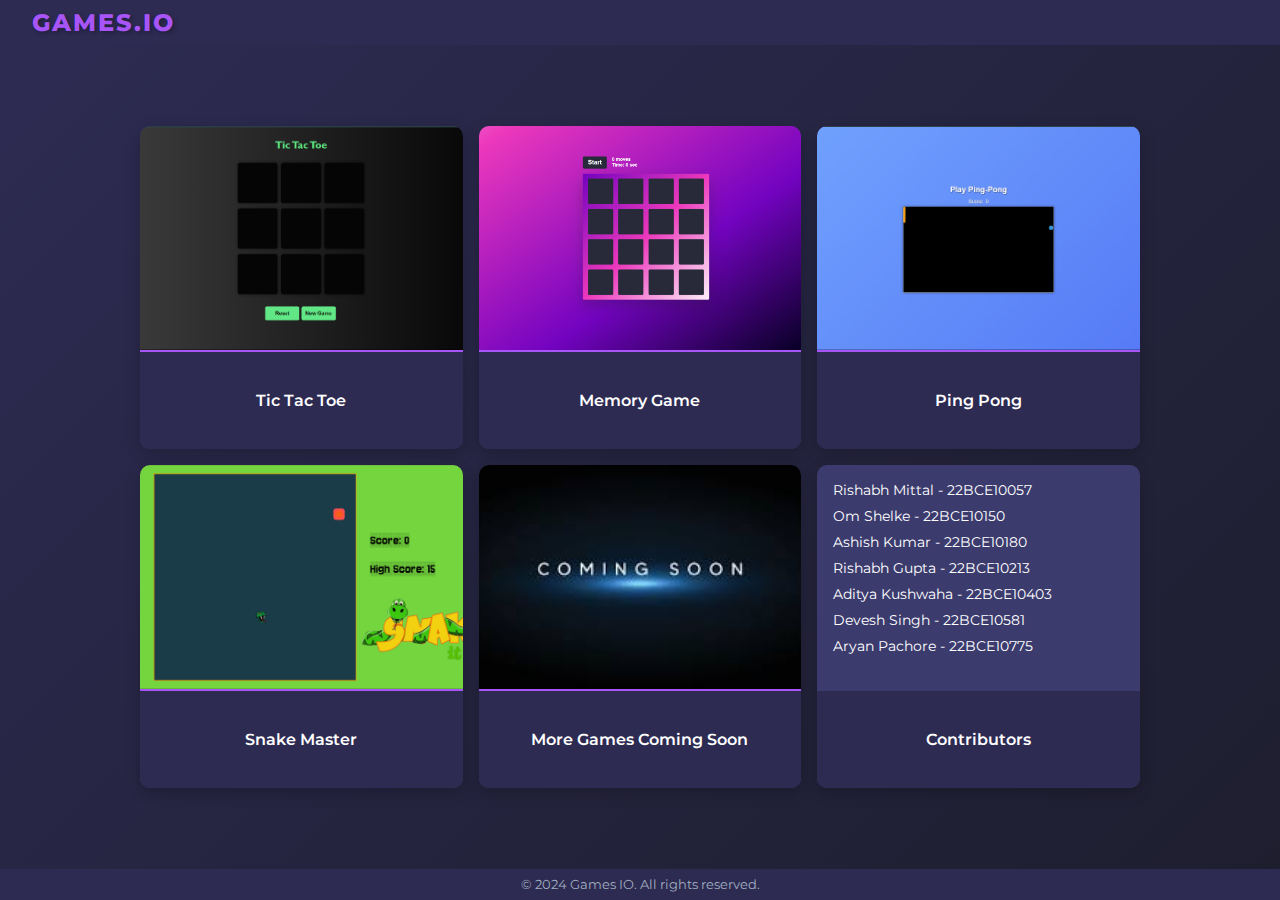
<file: index.html>
<!DOCTYPE html>
<html lang="en">
  <head>
    <meta charset="UTF-8" />
    <meta name="viewport" content="width=device-width, initial-scale=1.0" />
    <title>Games IO</title>
    <style>
      * {
        margin: 0;
        padding: 0;
        box-sizing: border-box;
        font-family: "Montserrat", sans-serif;
      }
      body,
      html {
        height: 100%;
        overflow: hidden;
      }
      body {
        background-color: #1e1e2f;
        color: #fff;
        display: flex;
        flex-direction: column;
      }
      header {
        background-color: #2d2b52;
        padding: 0.5rem 2rem;
        display: flex;
        justify-content: space-between;
        align-items: center;
        box-shadow: 0 2px 10px rgba(0, 0, 0, 0.2);
      }
      .logo {
        font-size: 1.5rem;
        font-weight: 800;
        color: #a855f7;
        text-transform: uppercase;
        letter-spacing: 2px;
        text-shadow: 2px 2px 4px rgba(0, 0, 0, 0.3);
      }
      nav a {
        color: #fff;
        text-decoration: none;
        margin-left: 1rem;
        font-weight: 600;
        transition: color 0.3s;
        font-size: 0.9rem;
      }
      nav a:hover {
        color: #a855f7;
      }
      main {
        flex-grow: 1;
        display: flex;
        justify-content: center;
        align-items: center;
        padding: 1rem;
        background: linear-gradient(135deg, #2d2b52 0%, #1e1e2f 100%);
        overflow: auto;
      }
      .game-grid {
        display: grid;
        grid-template-columns: repeat(3, 1fr);
        gap: 1rem;
        max-width: 1000px;
        width: 100%;
        > a {
          text-decoration: none;
        }
      }
      .game-card,
      .contributors-card {
        background-color: #3c3b6e;
        border-radius: 10px;
        overflow: hidden;
        transition: transform 0.3s, box-shadow 0.3s;
        box-shadow: 0 5px 15px rgba(0, 0, 0, 0.2);
        aspect-ratio: 1 / 1;
        display: flex;
        flex-direction: column;
      }
      .game-card:hover,
      .contributors-card:hover {
        transform: translateY(-5px);
        box-shadow: 0 10px 20px rgba(168, 85, 247, 0.3);
      }
      .game-card img {
        width: 100%;
        height: 70%;
        object-fit: cover;
        border-bottom: 2px solid #a855f7;
      }
      .game-card h3,
      .contributors-card h3 {
        padding: 0.8rem;
        font-size: 1rem;
        text-align: center;
        background-color: #2d2b52;
        color: #fff;
        font-weight: 600;
        flex-grow: 1;
        display: flex;
        align-items: center;
        justify-content: center;
      }
      .contributors-list {
        height: 70%;
        overflow-y: auto;
        padding: 1rem;
        display: flex;
        flex-direction: column;
        justify-content: flex-start;
      }
      .contributors-list p {
        margin-bottom: 0.5rem;
        font-size: 0.9rem;
      }
      footer {
        background-color: #2d2b52;
        text-align: center;
        padding: 0.5rem;
        font-size: 0.8rem;
        color: #a0aec0;
      }
    </style>
    <link
      href="https://fonts.googleapis.com/css2?family=Montserrat:wght@400;600;800&display=swap"
      rel="stylesheet"
    />
  </head>
  <body>
    <header>
      <div class="logo">Games.IO</div>
    </header>

    <main>
      <div class="game-grid">
        <a href="Tic Tac Toe/index.html" class="game-link">
          <div class="game-card">
            <img src="images/TicTacToe.png" alt="Tic Tac Toe" />
            <h3>Tic Tac Toe</h3>
          </div>
        </a>
        <a href="Memory Game/index.html" class="game-link">
          <div class="game-card">
            <img src="images/MemoryGame (2).png" alt="Space Explorers" />
            <h3>Memory Game</h3>
          </div>
        </a>
        <a href="Ping Pong/index.html" class="game-link">
          <div class="game-card">
            <img src="images/PingPong.png" alt="Racing Legends" />
            <h3>Ping Pong</h3>
          </div>
        </a>
        <a
          href="Snake Game/index.html"
          class="game-link"
          style="text-decoration: none"
        >
          <div class="game-card">
            <img src="images/SnakeGame.png" alt="Puzzle Master" />
            <h3>Snake Master</h3>
          </div>
        </a>
        <div class="game-card">
          <img src="images/comingSoon.jpg" alt="Strategy Wars" />
          <h3>More Games Coming Soon</h3>
        </div>
        <div class="contributors-card">
          <div class="contributors-list">
            <p>Rishabh Mittal - 22BCE10057</p>
            <p>Om Shelke - 22BCE10150</p>
            <p>Ashish Kumar - 22BCE10180</p>
            <p>Rishabh Gupta - 22BCE10213</p>
            <p>Aditya Kushwaha - 22BCE10403</p>
            <p>Devesh Singh - 22BCE10581</p>
            <p>Aryan Pachore - 22BCE10775</p>
          </div>
          <h3>Contributors</h3>
        </div>
      </div>
    </main>

    <footer>
      <p>&copy; 2024 Games IO. All rights reserved.</p>
    </footer>
  </body>
</html>
</file>
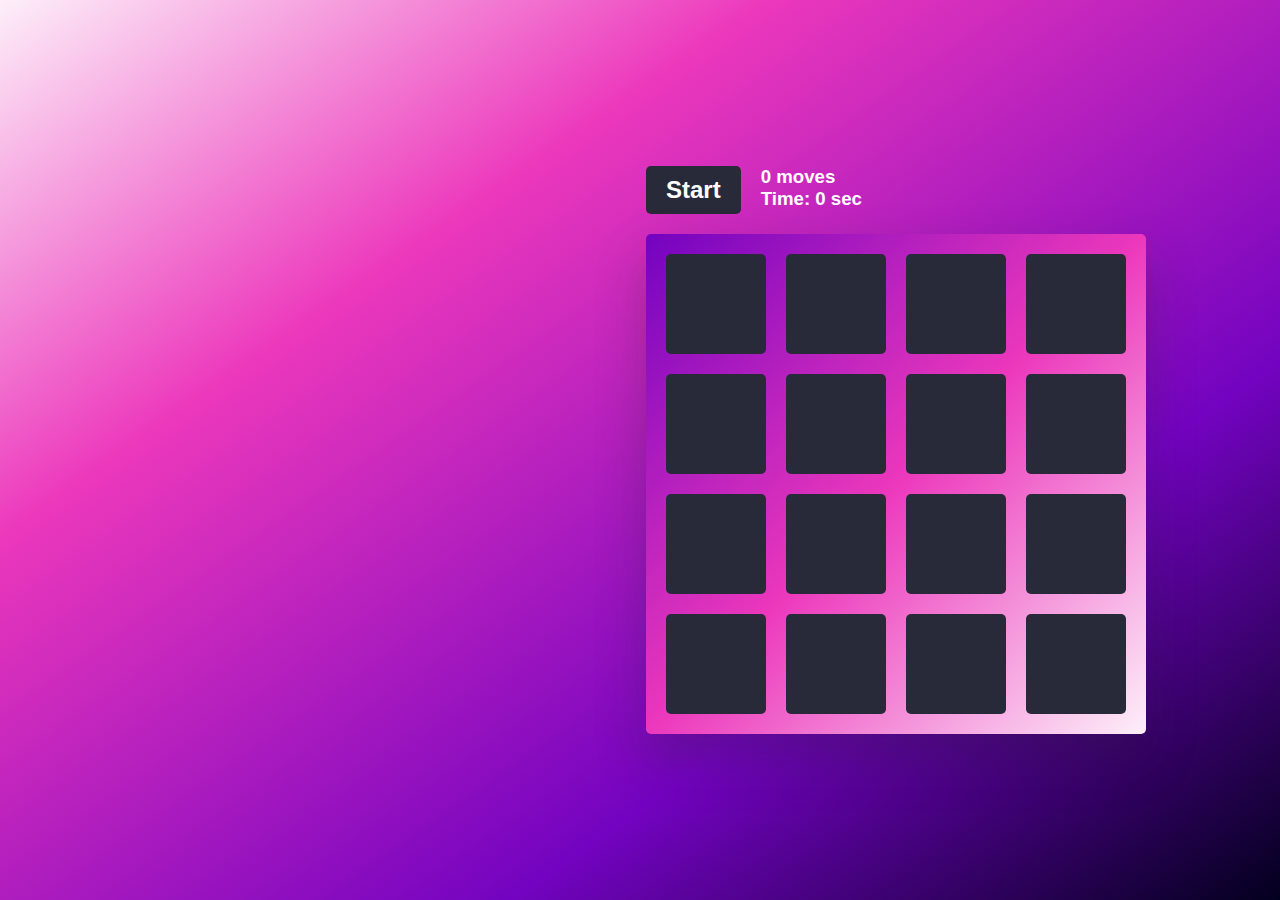
<file: Memory Game/index.html>
<!DOCTYPE html>
<html lang="en">
<head>
    <meta charset="UTF-8">
    <meta http-equiv="X-UA-Compatible" content="IE=edge">
    <meta name="viewport" content="width=device-width, initial-scale=1.0">
    <title>Memory Game with JavaScript</title>
    <link rel="stylesheet" href="style.css">
    <script src="script.js" defer></script>
</head>
<body>
    <div class="game">
        <div class="controls">
            <button>Start</button>
            <div class="stats">
                <div class="moves">0 moves</div>
                <div class="timer">Time: 0 sec</div>
            </div>
        </div>
        <div class="board-container">
            <div class="board" data-dimension="4"></div>
            <div class="win">You won!</div>
        </div>
    </div>
    <audio id="flipSound" src="flipcard_aud.mp3" preload="auto"></audio>
    <audio id="matchSound" src="reaver_ace.mp3" preload="auto"></audio>
    <audio id="nomatchSound" src="flipcard_aud.mp3" preload="auto"></audio>
</body>
</html>
</file>
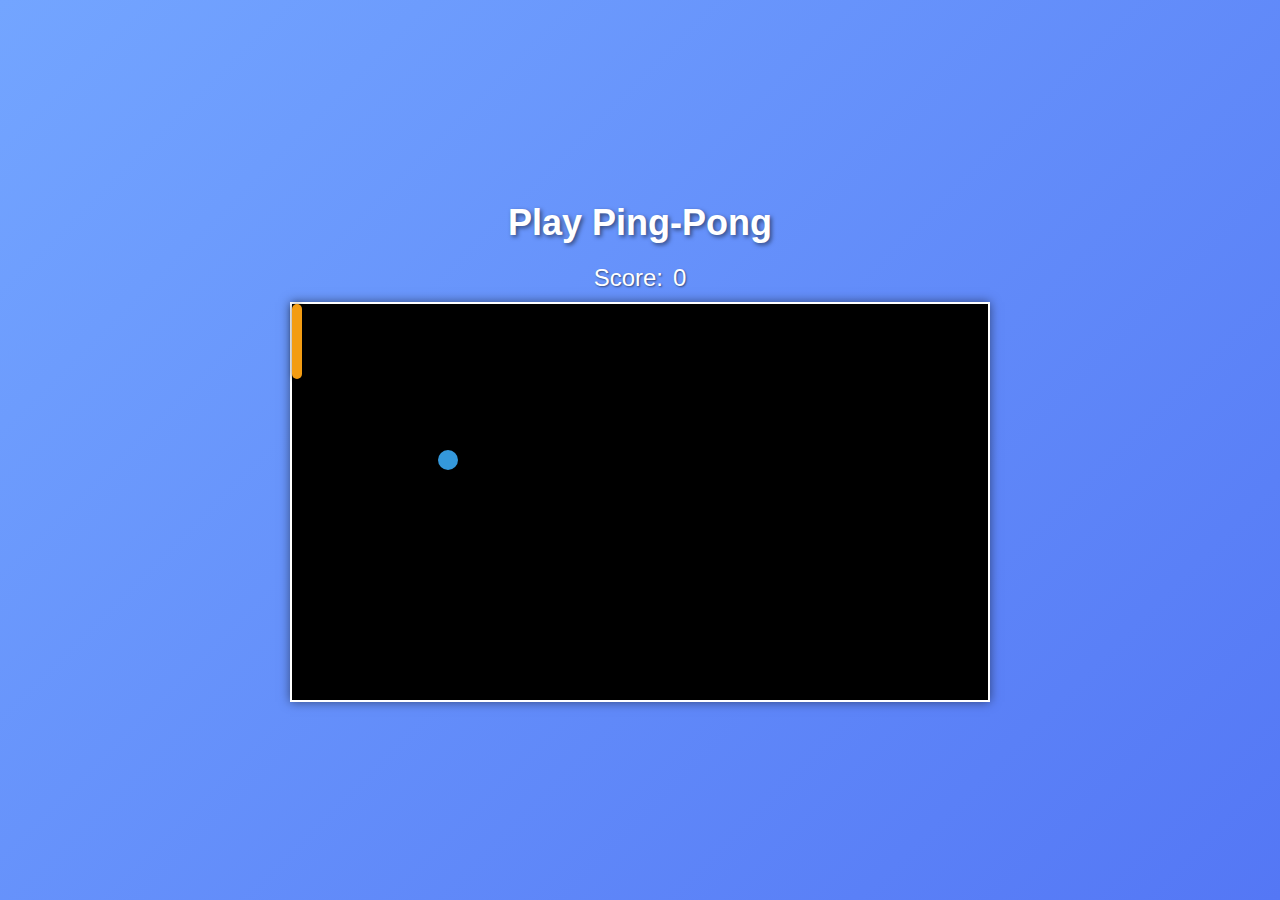
<file: Ping Pong/index.html>
<!DOCTYPE html>
<html lang="en">
  <head>
    <meta charset="UTF-8" />
    <meta name="viewport" content="width=device-width, initial-scale=1.0" />
    <title>Ping-Pong</title>
    <link rel="stylesheet" href="styles.css" />
  </head>
  <body>
    <h1>Play Ping-Pong</h1>
    <div id="score-container">
      <span id="score-label">Score:</span>
      <span id="score">0</span>
    </div>
    <div id="table">
      <div id="ball"></div>
      <div id="paddle"></div>
      <div id="game-over" style="display: none">
        Game Over! Final Score: <span id="final-score"></span>
        <button id="restart-button">Restart</button>
      </div>
    </div>
    <script src="index.js"></script>
  </body>
</html>
</file>
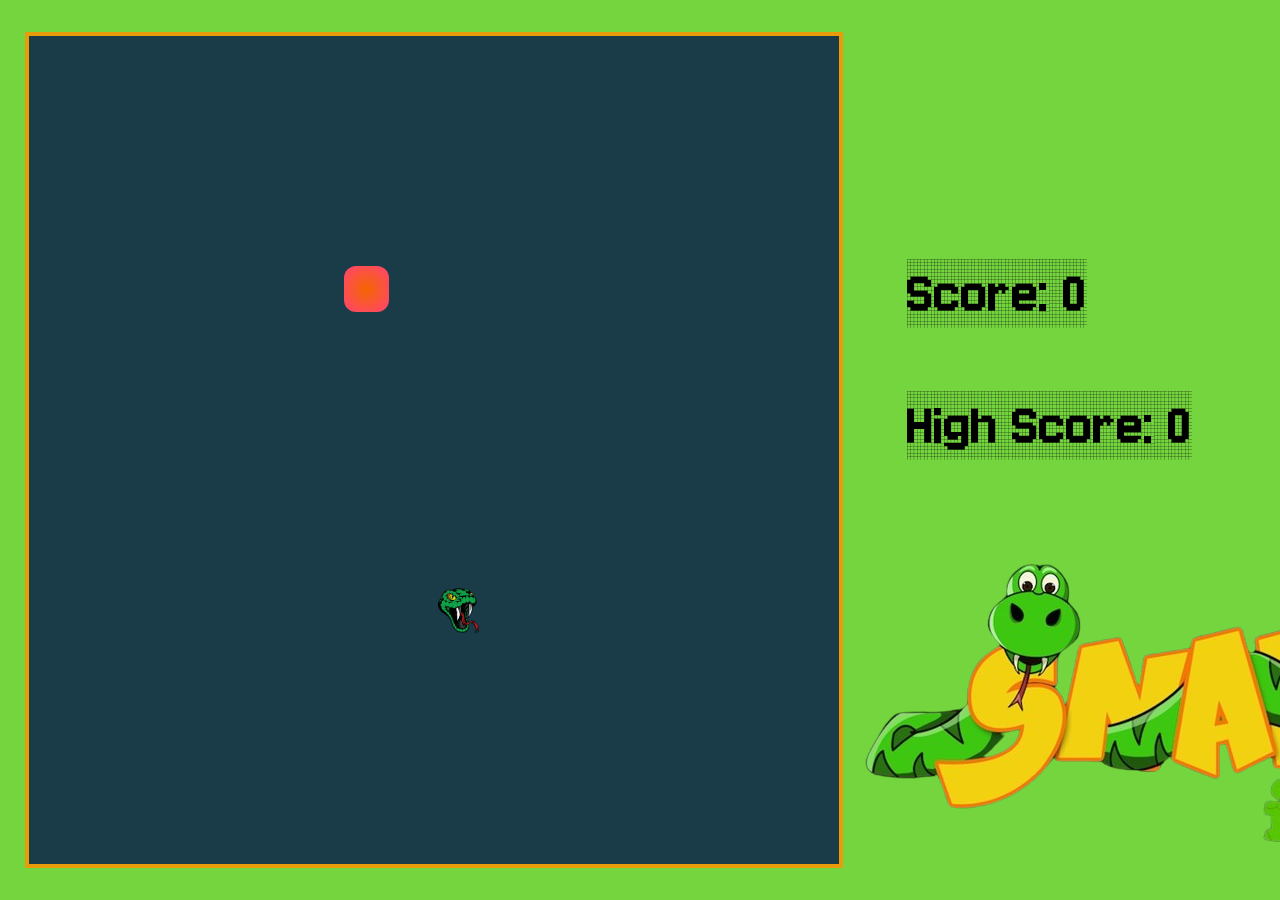
<file: Snake Game/index.html>
<!DOCTYPE html>
<html lang="en">
<head>
    <meta charset="UTF-8">
    <meta name="viewport" content="width=device-width, initial-scale=1.0">
    <title>Snake-it-up!</title>
    <link rel="stylesheet" href="styles.css">
    
</head>
<body>
    <div class="main">
        <div id="board">
            
        </div>
        <div class="right">
        <div id="scoreBox">
            <p>Score: 0</p>
        </div>
        <div id="highScoreBox">
            <p>High Score: 0</p>
        </div>
        <div class="snakeImg">
            <img src="images/gallery-removebg-preview.png" alt="">
        </div>
    </div>
    </div>
</body>
<script src="main.js"></script>
</html>
</file>
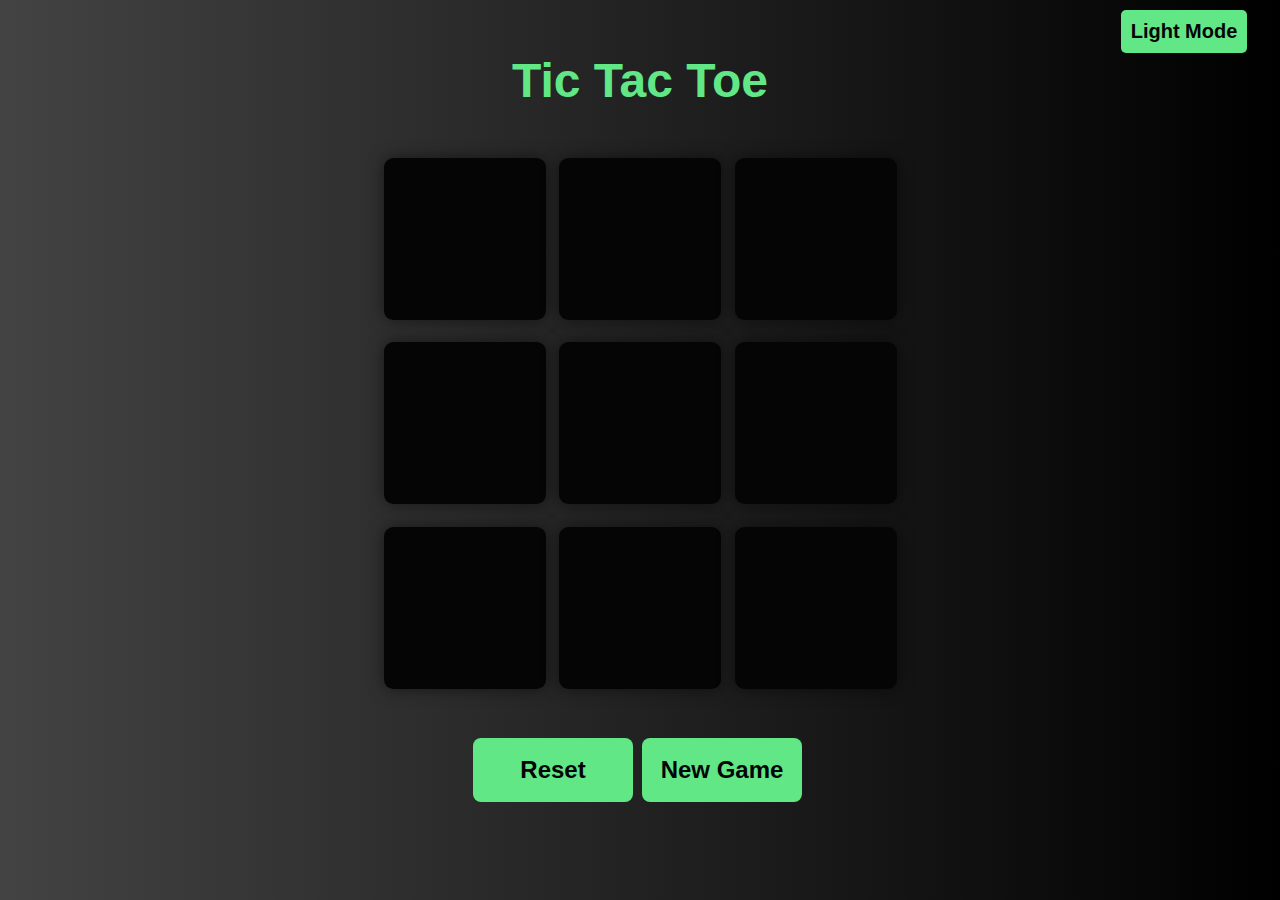
<file: Tic Tac Toe/index.html>
<html lang="en">

<head>
  <meta charset="UTF-8" />
  <meta name="viewport" content="width=device-width, initial-scale=1.0" />
  <title>Tic Tac Toe - By Ri</title>
  <link rel="stylesheet" href="style.css" />
</head>

<body class="light dark">
  <div>
    <span class="mode"><button class="mode-btn">Light Mode</button></span>

    <div class="msg hide">
      <p id="para">Winner</p>
    </div>

    <main>
      <h1 class="light-h1 dark-h1">Tic Tac Toe</h1>
      <div class="container">
        <div class="game">
          <button class="box light-b dark-b"></button>
          <button class="box light-b dark-b"></button>
          <button class="box light-b dark-b"></button>
          <button class="box light-b dark-b"></button>
          <button class="box light-b dark-b"></button>
          <button class="box light-b dark-b"></button>
          <button class="box light-b dark-b"></button>
          <button class="box light-b dark-b"></button>
          <button class="box light-b dark-b"></button>
          
          
        </div>
      </div>
  </div>
  <button class="reset-btn">Reset</button>
  <button class="new-btn">New Game</button>
  </main>

  <script src="script.js"></script>
</body>

</html>
</file>
<file: Memory Game/style.css>
html {
    width: 100%;
    height: 100%;
    background: linear-gradient(325deg,  #03001e 0%,#7303c0 30%,#ec38bc 70%, #fdeff9 100%);
    font-family: Arial, Helvetica, sans-serif;
    overflow: hidden;
}
.game {
    position: absolute;
    top: 50%;
    left: 70%;
    transform: translate(-50%, -50%);
}
.controls {
    display: flex;
    gap: 20px;
    margin-bottom: 20px;
}
button {
    background: #282A3A;
    color: #FFF;
    border-radius: 5px;
    padding: 10px 20px;
    border: 0;
    cursor: pointer;
    font-family: Arial, Helvetica, sans-serif;
    font-size: 18pt;
    font-weight: bold;
}
.disabled {
    color: #757575;
}
.stats {
    color: #FFF;
    font-size: 14pt;
    font-weight: bold;
}
.board-container {
    position: relative;
}
.board,
.win {
    border-radius: 5px;
    box-shadow: 0 25px 50px rgb(33 33 33 / 25%);
    background: linear-gradient(135deg,  #03001e 0%,#7303c0 0%,#ec38bc 50%, #fdeff9 100%);
    transition: transform .6s cubic-bezier(0.4, 0.0, 0.2, 1);
    backface-visibility: hidden;
}
.board {
    padding: 20px;
    display: grid;
    grid-template-columns: repeat(4, auto);
    grid-gap: 20px;
}
.board-container.flipped .board {
    transform: rotateY(180deg) rotateZ(50deg);
}
.board-container.flipped .win {
    transform: rotateY(0) rotateZ(0);
}
.card {
    position: relative;
    width: 100px;
    height: 100px;
    cursor: pointer;
}
.card-front,
.card-back {
    position: absolute;
    border-radius: 5px;
    width: 100%;
    height: 100%;
    background: #282A3A;
    transition: transform .6s cubic-bezier(0.4, 0.0, 0.2, 1);
    backface-visibility: hidden;
}
.card-back {
    transform: rotateY(180deg) rotateZ(50deg);
    font-size: 28pt;
    user-select: none;
    text-align: center;
    line-height: 100px;
    background: #FDF8E6;
}
.card.flipped .card-front {
    transform: rotateY(180deg) rotateZ(50deg);
}
.card.flipped .card-back {
    transform: rotateY(0) rotateZ(0);
}
.win {
    position: absolute;
    top: 0;
    left: 0;
    width: 100%;
    height: 100%;
    text-align: center;
    background: #FDF8E6;
    transform: rotateY(180deg) rotateZ(50deg);
}
.win-text {
    position: absolute;
    top: 50%;
    left: 50%;
    transform: translate(-50%, -50%);
    font-size: 21pt;
    color: #282A3A;
}
.highlight {
    color: #7303c0;
}
</file>
<file: Ping Pong/styles.css>
html {
  box-sizing: border-box;
}

*,
*::before,
*::after {
  box-sizing: inherit;
}

body {
  display: flex;
  flex-direction: column;
  align-items: center;
  justify-content: center;
  height: 100vh;
  margin: 0;
  font-family: 'Arial', sans-serif;
  background: linear-gradient(135deg, #73a5ff, #5477f5);
  color: #fff;
  text-align: center;
}

h1 {
  font-size: 36px;
  margin-bottom: 20px;
  text-shadow: 2px 2px 4px rgba(0, 0, 0, 0.5);
  animation: fadeIn 1s ease-in-out;
}

#score-container {
  font-size: 24px;
  margin-bottom: 10px;
  display: flex;
  align-items: center;
  text-shadow: 1px 1px 2px rgba(0, 0, 0, 0.5);
  animation: fadeIn 1.5s ease-in-out;
}

#score-label {
  margin-right: 10px;
}

#table {
  border: 2px solid #fff;
  width: 700px;
  height: 400px;
  position: relative;
  background-color: #000;
  box-shadow: 0 0 10px rgba(0, 0, 0, 0.5);
  margin-bottom: 20px;
  animation: fadeIn 2s ease-in-out;
}

#paddle {
  background-color: #f39c12;
  width: 10px;
  height: 75px;
  position: absolute;
  border-radius: 5px;
  box-shadow: 0 0 5px rgba(0, 0, 0, 0.5);
}

#ball {
  height: 20px;
  width: 20px;
  background-color: #3498db;
  border-radius: 50%;
  position: absolute;
  box-shadow: 0 0 5px rgba(0, 0, 0, 0.5);
}

#game-over {
  position: absolute;
  top: 50%;
  left: 50%;
  transform: translate(-50%, -50%);
  font-size: 32px;
  color: red;
  text-shadow: 2px 2px 4px rgba(0, 0, 0, 0.5);
  animation: fadeIn 2.5s ease-in-out;
  display: flex;
  flex-direction: column;
  align-items: center;
}

#restart-button {
  font-size: 18px;
  padding: 10px 20px;
  margin-top: 10px;
  cursor: pointer;
  background-color: #fff;
  color: #000;
  border: none;
  border-radius: 5px;
  box-shadow: 0 0 5px rgba(0, 0, 0, 0.5);
  transition: background-color 0.3s, color 0.3s;
  animation: fadeIn 3s ease-in-out;
}

#restart-button:hover {
  background-color: #3498db;
  color: #fff;
}

@keyframes fadeIn {
  from {
    opacity: 0;
  }
  to {
    opacity: 1;
  }
}
</file>
<file: Snake Game/styles.css>
@import url('https://fonts.googleapis.com/css2?family=Jersey+10+Charted&display=swap');
*{
    margin: 0;
    padding: 0;
}
.main{
    background-color: #74d53e;
    min-height: 100vh;
    background-repeat: no-repeat;
    display: flex;
    justify-content: center;
    align-items: center;
}
#board{
    background: #1a3c48;
    height: 92vmin;
    width: 90vmin;
    border: 4px solid #ea9b0a;
    display: grid;
    grid-template-rows: repeat(18,1fr);
    grid-template-columns: repeat(18,1fr);
}
.snakeImg{
    height: 20vh;
    width: 20vw;
}
.food{
background: hsla(25, 100%, 48%, 1);

background: radial-gradient(circle, hsla(25, 100%, 48%, 1) 0%, hsla(344, 100%, 63%, 1) 100%);

background: -moz-radial-gradient(circle, hsla(25, 100%, 48%, 1) 0%, hsla(344, 100%, 63%, 1) 100%);

background: -webkit-radial-gradient(circle, hsla(25, 100%, 48%, 1) 0%, hsla(344, 100%, 63%, 1) 100%);

filter: progid: DXImageTransform.Microsoft.gradient( startColorstr="#F76800", endColorstr="#FF4477", GradientType=1 );

border-radius: 12px;
}
.head{
   
    background-image: url(images/snakehead.png); /* Add the background image */
    background-size: contain; /* Ensure the background image fits */
    background-repeat: no-repeat; /* Prevent the image from repeating */
    transform: rotate(360deg);
    transform: scaleX(-1); 
}
.snake{
    /* background-color: #FFFFFF; */
    background: hsla(105, 84%, 42%, 1);

background: radial-gradient(circle, hsla(105, 84%, 42%, 1) 44%, hsla(51, 90%, 51%, 1) 100%);

background: -moz-radial-gradient(circle, hsla(105, 84%, 42%, 1) 44%, hsla(51, 90%, 51%, 1) 100%);

background: -webkit-radial-gradient(circle, hsla(105, 84%, 42%, 1) 44%, hsla(51, 90%, 51%, 1) 100%);

filter: progid: DXImageTransform.Microsoft.gradient( startColorstr="#3DC711", endColorstr="#F2D110", GradientType=1 );
    border-radius: 16px;
}
#scoreBox{
    margin: 4rem;
    font-size: 64px;
    font-family: "Jersey 10 Charted", sans-serif;
    font-weight: 400;
    font-style: normal;

}
#highScoreBox{
    margin: 4rem;
    font-size: 64px;
    font-family: "Jersey 10 Charted", sans-serif;
    font-weight: 400;
    font-style: normal;
}
</file>
<file: Tic Tac Toe/style.css>
* {
  margin: 0;
}

body {
  text-align: center;
}

.light {
  background: #c9ccd3;
  background-image: linear-gradient(to top, #c1dfc4 0%, #deecdd 100%);
}
.dark {
  background-image: linear-gradient(to right, #434343 0%, black 100%);
}

h1 {
  font-size: 3rem;

  font-family: "Gill Sans", "Gill Sans MT", Calibri, "Trebuchet MS", sans-serif;
}

.container {
  height: 70vh;
  display: flex;
  justify-content: center;
  align-items: center;
}

.game {
  height: 60vmin;
  width: 60vmin;
  display: flex;
  flex-wrap: wrap;
  justify-content: center;
  align-items: center;
  gap: 1.5vmin;
}

.box {
  width: 18vmin;
  height: 18vmin;
  border-radius: 0.6rem;
  border: none;
  box-shadow: 0 0 1rem rgba(0, 0, 0, 0.5);
  font-size: 8vmin;
}

.light-b {
  color: #f7ffe0;
  background-color: #050505;
}
.dark-b {
  color: #61e786;
  background-color: #050505;
}

.reset-btn,
.new-btn {
  height: 4rem;
  width: 10rem;
  margin-right: 5px;
  padding: 1rem;
  font-size: 1.5rem;
  border: none;
  border-radius: 0.5rem;
  background-color: #61e786;
  color: #050505;
  font-weight: 700;
}

#para {
  color: rgb(221, 82, 82);
  font-size: 2rem;
  font-weight: 800;
  font-family: "Gill Sans", "Gill Sans MT", Calibri, "Trebuchet MS", sans-serif;
}

.hide {
  display: none;
}

.mode-btn {
  margin-left: 85vw;
  margin-top: 10px;
  font-size: 20px;
  background-color: #61e786;
  color: #050505;
  padding: 10px;
  border: none;
  font-weight: 700;
  border-radius: 5px;
}

.light-h1 {
  color: #050505;
}

.dark-h1 {
  color: #61e786;
}
</file>
